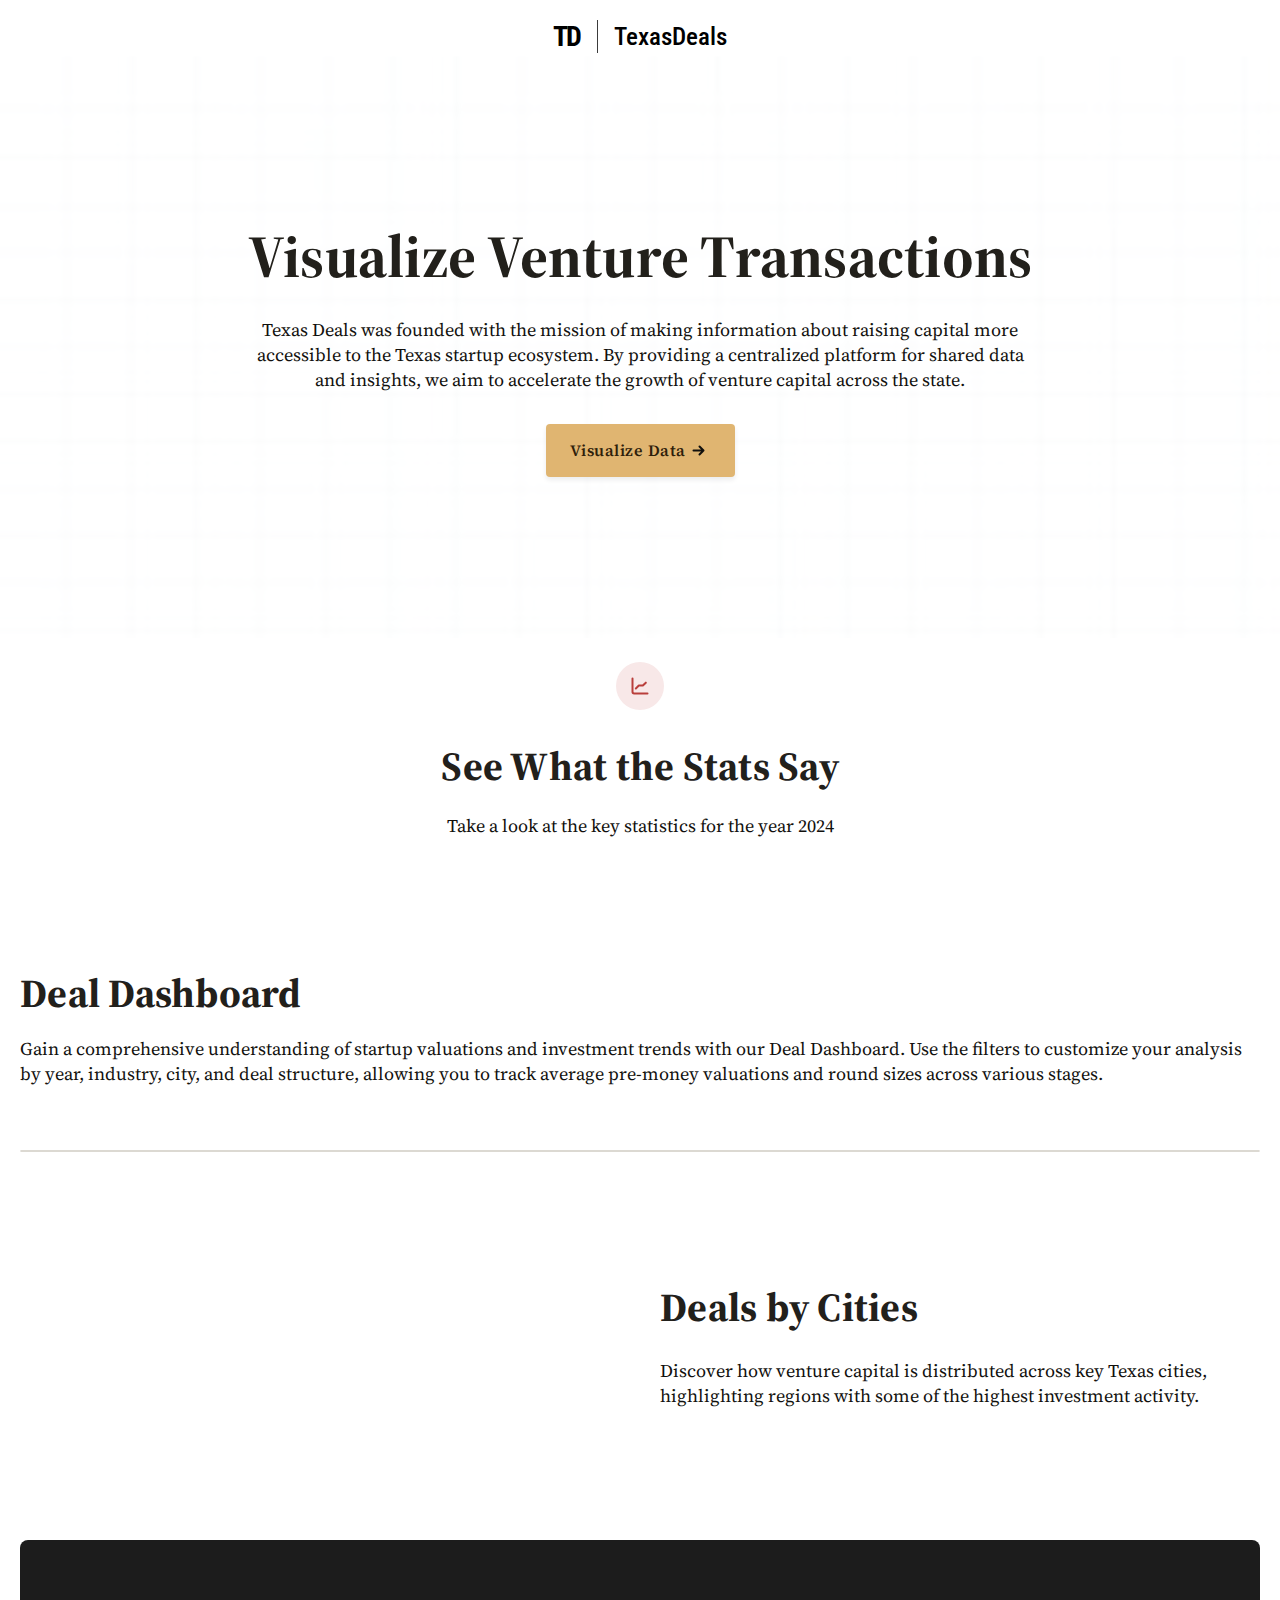
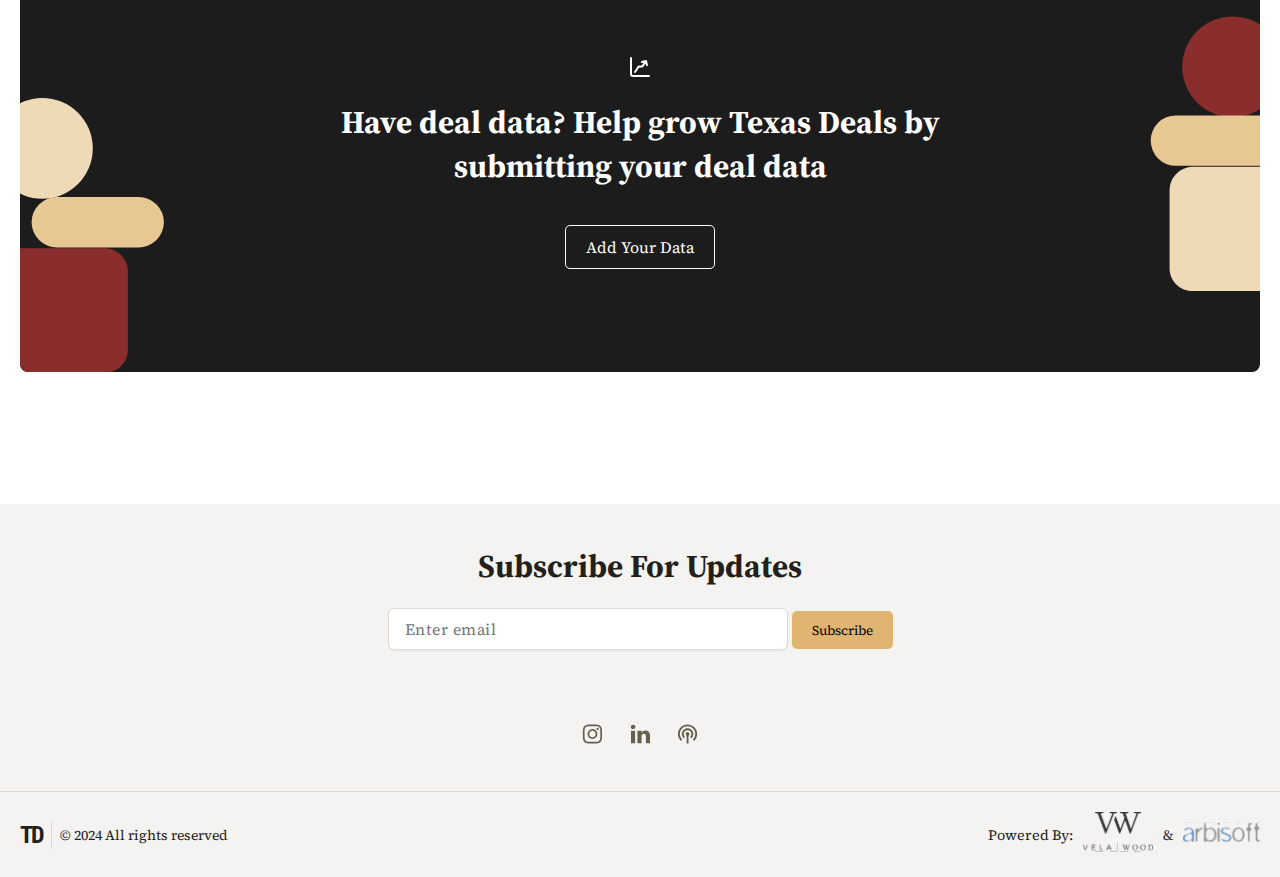
<file: index.html>
<!DOCTYPE html>
<html lang="en">

<head>
    <meta charset="UTF-8">
    <meta name="viewport" content="width=device-width, initial-scale=1.0">
    <title>Texas Deals</title>
    <link rel="icon" type="image/x-icon" href="favicon.ico">
    <link rel="stylesheet" href="styles.css">
    <link
        href="https://fonts.googleapis.com/css2?family=Roboto+Condensed:wght@400;700&family=Source+Serif+Pro:wght@400;600;700&display=swap"
        rel="stylesheet">
</head>

<body>
    <div class="container">
        <header class="header">
            <div class="logo">
                <span class="logo-td">TD</span>
                <div class="divider"></div>
                <span class="logo-text">TexasDeals</span>
            </div>
        </header>
        <section class="landing-section">
            <div>
                <h1 class="title">Visualize Venture Transactions</h1>
                <p class="subtitle">Texas Deals was founded with the mission
                    of making
                    information about raising capital more accessible to the
                    Texas startup
                    ecosystem. By providing a centralized platform for
                    shared data and insights,
                    we aim to accelerate the growth of venture capital
                    across the state.</p>
                <button type="submit" class="visualize-data-button">
                    <span>Visualize Data</span>
                    <img src="assets/right-arrow-icon.svg" alt="">
                </button>
            </div>
        </section>
    </div>
    <section class="statictics-section">
        <div>
            <div class="statistics-icon">
                <img src="assets/statistics-icon.svg" alt="">
            </div>
            <h4>
                See What the Stats Say
            </h4>
            <p>
                Take a look at the key statistics for the year 2024
            </p>
            <div class="stats-viz-container">
                <tableau-viz id="tableauViz"
                    src="https://public.tableau.com/views/filter_test_17303576043040/Dashboard1"
                    device="desktop">
                </tableau-viz>
                <div class="cursor-overlay"></div>
            </div>
        </div>
    </section>
    <div class="container">
        <section class="deal-dashboard-section">
            <h4>Deal Dashboard</h4>
            <p>
                Gain a comprehensive understanding of startup valuations and
                investment trends with our Deal Dashboard. Use the filters
                to customize your analysis by year, industry, city, and deal
                structure, allowing you to track average pre-money
                valuations and round sizes across various stages.
            </p>
            <div class="deal-dashboard">
                <tableau-viz id="tableauViz"
                    src="https://public.tableau.com/views/DealDashboard-copy/Yearly?:language=en-GB&publish=yes&:sid=&:redirect=auth&:display_count=n&:origin=viz_share_link"
                    device="desktop">
                </tableau-viz>
            </div>
        </section>
        <section class="city-deals-section">
            <div class="city-deals-section-map">
                <div class='tableauPlaceholder' id='viz1730981265548'
                    style='position: relative'><noscript><a href='#'><img
                                alt='Sheet 1 '
                                src='https:&#47;&#47;public.tableau.com&#47;static&#47;images&#47;Bo&#47;Book1_17295934670790&#47;Sheet1&#47;1_rss.png'
                                style='border: none' /></a></noscript><object
                        class='tableauViz' style='display:none;'>
                        <param name='host_url'
                            value='https%3A%2F%2Fpublic.tableau.com%2F' />
                        <param name='embed_code_version' value='3' />
                        <param name='site_root' value='' />
                        <param name='name'
                            value='Book1_17295934670790&#47;Sheet1' />
                        <param name='tabs' value='no' />
                        <param name='toolbar' value='yes' />
                        <param name='static_image'
                            value='https:&#47;&#47;public.tableau.com&#47;static&#47;images&#47;Bo&#47;Book1_17295934670790&#47;Sheet1&#47;1.png' />
                        <param name='animate_transition' value='yes' />
                        <param name='display_static_image' value='yes' />
                        <param name='display_spinner' value='yes' />
                        <param name='display_overlay' value='yes' />
                        <param name='display_count' value='yes' />
                        <param name='language' value='en-GB' />
                        <param name='filter' value='publish=yes' />
                    </object></div>
                <script
                    type='text/javascript'>                    var divElement = document.getElementById('viz1730981265548'); var vizElement = divElement.getElementsByTagName('object')[0]; vizElement.style.width = '100%'; vizElement.style.height = (divElement.offsetWidth * 0.75) + 'px'; var scriptElement = document.createElement('script'); scriptElement.src = 'https://public.tableau.com/javascripts/api/viz_v1.js'; vizElement.parentNode.insertBefore(scriptElement, vizElement);                </script>

            </div>
            <div class="city-deals-section-text">
                <h4>Deals by Cities</h4>
                <p>
                    Discover how venture capital is distributed across key
                    Texas cities,
                    highlighting regions with some of the highest investment
                    activity.
                </p>

            </div>
        </section>
        <section class="cta-section">
            <div class="left-icon">
                <img src="assets/left.svg" alt="">
            </div>
            <div class="cta-content">
                <img src="assets/growth-icon.svg" alt="">
                <h3>Have deal data? Help grow Texas Deals by submitting your
                    deal data</h3>
                <a href="https://docs.google.com/forms/d/e/1FAIpQLSc5f7C6paK2FZ96C0FJpPOhgE3qcRVDz3fSlDcG1fMT9wqSKA/viewform"
                    class="cta-button" target="_blank"
                    rel="noopener noreferrer">Add
                    Your
                    Data</a>
            </div>
            <div class="right-icon">
                <img src="assets/right.svg" alt="">
            </div>
        </section>
    </div>
    <section class="subscription-section">
        <h2>Subscribe For Updates</h2>
        <form class="subscription-form">
            <div>
                <input type="email" class="email-input"
                    placeholder="Enter email" required>
                <button type="submit"
                    class="subscribe-button">Subscribe</button>
            </div>
            <div class="error-container">
                <span class="error-message">Please enter a valid email
                    address.</span>
            </div>
            <div class="success-container">
                <span class="success-message">Welcome aboard! Your subscription
                    was successful, and updates are on the way.</span>
            </div>
        </form>
        <div class="social-icons">
            <a href="https://www.instagram.com/velawood/" target="_blank"
                rel="noopener noreferrer">
                <img src="assets/instagram-icon.svg" alt="Instagram">
            </a>
            <a href="https://www.linkedin.com/company/vela-wood/posts/?feedView=all"
                target="_blank" rel="noopener noreferrer">
                <img src="assets/linkedin-icon.svg" alt="LinkedIn">
            </a>
            <a href="https://velawood.com/podcasts/" target="_blank"
                rel="noopener noreferrer">
                <img src="assets/podcast-icon.svg" alt="Podcast">
            </a>
        </div>
    </section>
    <footer class="footer">
        <div class="footer-wrapper">
            <div class="logo-and-legal">
                <span class="footer-logo-text">TD</span>
                <span class="legal-text">© 2024 All rights reserved</span>
            </div>
            <div class="powered-by">
                <span>Powered By:</span>
                <a href="https://velawood.com/" target="_blank"
                    rel="noopener noreferrer">
                    <img class="valewood-logo" src="assets/velawood-logo.svg"
                        alt="Vela Wood">
                </a>
                <span>&</span>
                <a href="https://arbisoft.com/" target="_blank"
                    rel="noopener noreferrer">
                    <img class="arbisoft-logo" src="assets/arbisoft-logo.svg"
                        alt="Arbisoft">
                </a>
            </div>
        </div>
    </footer>
</body>
<script src="script.js"></script>
<script type="module"
    src="https://public.tableau.com/javascripts/api/tableau.embedding.3.latest.js"></script>

</html>
</file>
<file: styles.css>
:root {
  --main-text-color: #22201B;
  --secondary-text-color: #11100D;
  --border-color: #DCD9D2;
}

* {
  margin: 0;
  padding: 0;
  box-sizing: border-box;
}

body {
  font-family: 'Source Serif Pro', serif;
  color: var(--main-text-color);
}

a {
  text-decoration: none;
}

.container {
  max-width: 1280px;
  margin: 0 auto;
  position: relative;
}

.header {
  margin-top: 1.25rem;
  display: flex;
  justify-content: center;
}

.logo {
  display: flex;
  align-items: center;
  gap: 6.6px;
}

.logo-td {
  font-family: 'Roboto Condensed', sans-serif;
  font-weight: 700;
  font-size: 28px;
  color: black;
  letter-spacing: -2px;
}

.divider {
  height: 33px;
  border-left: 1.2px solid rgba(0, 0, 0, 0.77);
  margin: 0 10px;
}

.logo-text {
  font-family: 'Roboto Condensed', sans-serif;
  font-weight: 500;
  font-size: 25px;
  color: black;
}

.landing-section {
  display: flex;
  height: 65vh;
  background-image: url('assets/hero-bg.svg');
  text-align: center;
}

.landing-section div {
  margin: auto;
  max-width: 900px;
}

.title {
  font-family: 'Source Serif Pro', serif;
  font-weight: 700;
  font-size: 60px;
  letter-spacing: 0.25px;
}

.subtitle {
  color: var(--secondary-text-color);
  font-weight: 400;
  font-size: 18px;
  line-height: 25px;
  letter-spacing: 0.5%;
  padding: 20px 64px 0 64px;
}

.email-input {
  width: 400px;
  padding: 10px 16px;
  font-size: 16px;
  border: 1px solid var(--border-color);
  border-radius: 6px;
  box-shadow: 0px 1px 2px rgba(16, 24, 40, 0.05);
  color: #676050;
  font-family: 'Source Serif Pro';
  font-weight: 400;
  line-height: 20px;
  letter-spacing: 0.50px;
}

.email-input.error {
    border-color: red;
}

.visualize-data-button {
  display: flex;
  margin: auto;
  align-items: center;
  padding: 14px 24px;
  background-color: #E0B571;
  border: none;
  color: #2E200A;
  font-weight: 600;
  border-radius: 4px;
  box-shadow: 0px 3px 5px rgba(16, 24, 40, 0.08);
  cursor: pointer;
  font-size: 16px;
  font-family: 'Source Serif Pro';
  line-height: 20px;
  letter-spacing: 0.50px;
  transition: background-color 0.3s ease;
  margin-top: 2rem;
}

.visualize-data-button:hover {
  background-color: #b38646;
}

.statictics-section {
  max-width: 1920px;
  margin: 0 auto;
  text-align: center;
}

.stats-viz-container {
  position: relative;
}

.cursor-overlay {
  position: absolute;
  top: 0;
  left: 0;
  width: 100%;
  height: 90%;
  cursor: default;
  z-index: 10;
  background: transparent;
}

.deal-dashboard {
  border: 1px solid var(--border-color);
  border-radius: 6px;
}

.statistics-icon {
  margin: 1.5rem 0;
}

.statictics-section h4 {
  margin-bottom: 1.25rem;
}

.statictics-section h4,
.deal-dashboard-section h4,
.city-deals-section h4 {
  font-family: 'Source Serif Pro', serif;
  font-weight: 700;
  font-size: 40px;
  letter-spacing: 0.25px;
}

.statictics-section p,
.deal-dashboard-section p,
.city-deals-section p {
  color: var(--secondary-text-color);
  font-weight: 400;
  font-size: 18px;
  line-height: 25px;
  letter-spacing: 0.5%;
}

.statictics-section p {
  margin-bottom: 4rem;
}

.deal-dashboard-section p {
  margin: 1rem 0 4rem 0;
}

.deal-dashboard-section {
  margin: 8rem 0;
}

.city-deals-section {
  display: flex;
  justify-content: center;
  min-width: 100%;
}

.city-deals-section h4 {
  margin-bottom: 1.5rem;
}

.city-deals-section-map {
  min-width: 50%;
}

.city-deals-section-text {
  min-width: 50%;
  display: flex;
  justify-content: center;
  flex-direction: column;
}

.cta-section {
  position: relative;
  border-radius: 8px;
  display: flex;
  background-color: #1C1C1C;
  color: #fff;
  text-align: center;
  padding: 60px 20px;
  min-height: 432px;
  margin: 8.25rem 0;
  overflow: hidden;
}

.cta-section .left-icon {
  position: absolute;
  left: 0;
  bottom: 0;
  display: flex;
}

.cta-section .right-icon {
  position: absolute;
  right: 0;
  top: 50%;
  transform: translateY(-50%);
}

.cta-content {
  max-width: 650px;
  margin: auto;
}

.cta-content img {
  margin-bottom: 1rem;
}

.cta-content h3 {
  font-size: 2rem;
  margin-bottom: 3rem;
}

.cta-button {
  color: #fff;
  border: 1px solid;
  padding: 10px 20px;
  cursor: pointer;
  text-decoration: none;
  border-radius: 5px;
  font-size: 1rem;
  transition: background-color 0.3s ease;
}

.cta-button:hover {
  background-color: #555;
}

.subscription-section {
  background-color: #F4F3F1;
  padding: 40px 20px;
  text-align: center;
}

.subscription-section h2 {
  font-size: 2rem;
  margin-bottom: 20px;
}

.subscription-form {
    display: flex;
    flex-direction: column;
    align-items: center;
    gap: 12px;
    width: max-content;
    margin: 0 auto;
}

.error-container,
.success-container {
  text-align: center;
}

.error-container {
    width: 100%;
    text-align: left;
    margin-top: 4px;
}

.error-message {
    color: red;
    font-size: 0.9em;
    display: none;
}

.success-message{
    color: green;
    display: none;
}

.subscribe-button {
  background-color: #E0B571;
  font-family: 'Source Serif Pro';
  padding: 10px 20px;
  border: none;
  border-radius: 5px;
  cursor: pointer;
  transition: background-color 0.3s ease;
}

.subscribe-button:hover {
  background-color: #b38646;
}

.social-icons {
  margin-top: 2.75rem
}

.social-icons a {
  margin: 0 10px;
}

.social-icons img {
  width: 24px;
  height: 24px;
}

.footer {
  display: flex;
  background-color: #F4F3F1;
  text-align: center;
  font-size: 0.9rem;
  border-top: 1px solid var(--border-color);
}

.footer-wrapper {
  display: flex;
  justify-content: space-between;
  padding: 20px 0;
  max-width: 1440px;
  margin: auto;
  flex-grow: 1;
}

.logo-and-legal {
  display: flex;
  align-items: center;
}

.legal-text {
  font-size: 14px;
  padding-left: .5rem;
}

.footer-logo-text {
  font-weight: 700;
  font-family: 'Roboto Condensed';
  font-size: 1.5rem;
  letter-spacing: -2px;
  border-right: 1px solid var(--border-color);
  padding-right: .5rem;
}

.footer .powered-by {
  display: flex;
  justify-content: center;
  align-items: center;
  gap: 10px;
}

.powered-by .valewood-logo {
  height: 40px;
}

.powered-by .arbisoft-logo {
  height: 20px;
}

@media screen and (max-width: 480px) {
  .cta-content p {
    font-size: 1rem;
  }

  .email-input {
    width: 100%;
    padding: 8px;
  }

  .subscribe-button {
    padding: 8px 16px;
  }
}

@media (max-width: 768px) {
  .title {
    font-size: 34px;
  }

  .subtitle {
    padding: 20px;
  }

  .landing-section {
    text-align: center;
  }

  .visualize-data-button {
    margin-top: 10px;
  }

  .statictics-section h4,
  .deal-dashboard-section h4,
  .city-deals-section h4 {
    font-size: 32px;
  }


  .city-deals-section {
    flex-direction: column-reverse;
  }

  .cta-content {
    max-width: 350px;
  }

  .cta-content h3 {
    font-size: 1.5rem;
    margin-bottom: 3rem;
  }

  .cta-content p {
    font-size: 1.2rem;
  }

  .cta-section .right-icon {
    right: -40px;
  }

  .cta-section .left-icon {
    left: -30px;
  }

  .right-icon img,
  .left-icon img {
    width: 80px;
  }

  .email-input {
    width: 100%;
    margin-bottom: 1rem;
  }

  .subscription-section h2 {
    font-size: 1.5rem;
  }

  .subscription-form {
    flex-direction: column;
  }

  .footer-wrapper {
    flex-direction: column;
    text-align: center;
    padding: 20px;
  }

  .logo-and-legal {
    justify-content: center;
    margin-bottom: 2rem;
  }

  .email-input {
    width: 100%;
  }

  .social-icons img {
    width: 20px;
    height: 20px;
  }

  .city-deals-section-text {
    margin-bottom: 2rem;
  }

  .city-deals-section-text h4 {
    margin-bottom: 1.2rem;

  }
}

@media (max-width: 1280px) {
  .statictics-section h4,
  .deal-dashboard-section h4,
  .city-deals-section h4 {
    padding: 0 20px;
  }

  .statictics-section p,
  .deal-dashboard-section p,
  .city-deals-section p {
    padding: 0 20px;
  }

  .deal-dashboard {
    margin: 0 20px;
  }

  .cta-section {
    margin-right: 1.25rem;
    margin-left: 1.25rem;
  }

  .footer-wrapper {
    padding: 20px;
  }
}

@media (max-width: 1440px) {
  .footer-wrapper {
    padding: 20px;
  }
}
</file>
